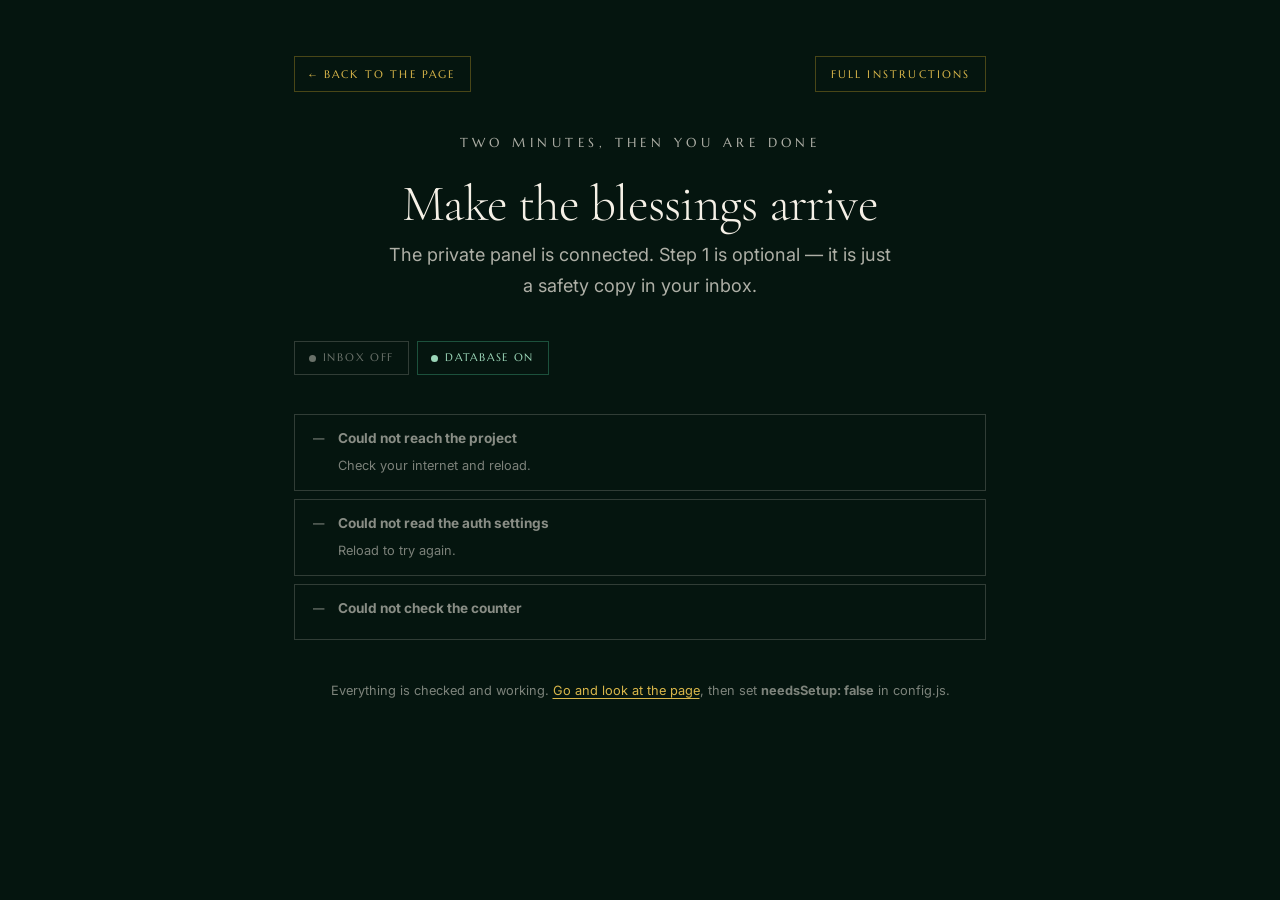
<file: Rose's traditional wedding/setup.html>
<!DOCTYPE html>
<html lang="en">
<head>
<meta charset="utf-8">
<meta name="viewport" content="width=device-width, initial-scale=1">
<title>Finish the setup — Rose &amp; Daniel</title>
<meta name="robots" content="noindex, nofollow">
<meta name="theme-color" content="#0B3D2C">
<link rel="icon" href="images/icon-192.png" sizes="192x192">
<link rel="preconnect" href="https://fonts.googleapis.com">
<link rel="preconnect" href="https://fonts.gstatic.com" crossorigin>
<link href="https://fonts.googleapis.com/css2?family=Cormorant+Garamond:wght@300;400&family=Inter:wght@300;400;500&family=Marcellus&display=swap" rel="stylesheet">
<link rel="stylesheet" href="Style.css">
<style>
  .st-body { background: var(--green-900); color: var(--ivory); }
  .st-wrap { width: 100%; max-width: 820px; margin-inline: auto; padding: clamp(1.5rem, 5vw, 3.5rem) var(--gutter) 5rem; }
  .st-top { display: flex; justify-content: space-between; align-items: center; gap: 1rem; flex-wrap: wrap; margin-bottom: 2.5rem; }
  .st-back { font-family: var(--roman); font-size: .68rem; letter-spacing: .2em; text-transform: uppercase;
             color: var(--gold-400); text-decoration: none; border: 1px solid rgba(201,162,39,.35); padding: .5rem .9rem; }
  .st-back:hover { background: rgba(201,162,39,.12); }
  .st-state { display: flex; gap: .5rem; flex-wrap: wrap; margin: 0 0 2.4rem; padding: 0; list-style: none; }
  .st-state li { font-family: var(--roman); font-size: .66rem; letter-spacing: .16em; text-transform: uppercase;
                 padding: .45rem .85rem; border: 1px solid; display: flex; align-items: center; gap: .45rem; }
  .st-state li::before { content: ''; width: 7px; height: 7px; border-radius: 50%; background: currentColor; }
  .st-state .is-on { color: #9BD6B8; border-color: rgba(44,122,90,.6); }
  .st-state .is-off { color: rgba(246,241,231,.42); border-color: rgba(246,241,231,.18); }

  .step { border: 1px solid rgba(201,162,39,.2); background: rgba(20,33,28,.55); margin-bottom: 1.4rem; }
  .step > summary { padding: 1.2rem 1.4rem; cursor: pointer; display: flex; gap: 1rem; align-items: flex-start; list-style: none; }
  .step > summary::-webkit-details-marker { display: none; }
  .step > summary:hover { background: rgba(201,162,39,.06); }
  .step__n { font-family: var(--serif); font-size: 1.7rem; color: var(--gold-500); line-height: 1; min-width: 1.4rem; }
  .step__t { font-family: var(--serif); font-size: 1.3rem; margin: 0 0 .2rem; color: var(--ivory); }
  .step__s { font-size: .82rem; color: rgba(246,241,231,.55); margin: 0; }
  .step__b { padding: 0 1.4rem 1.5rem 3.9rem; font-size: .9rem; line-height: 1.8; color: rgba(246,241,231,.78); }
  .step__b ol, .step__b ul { padding-left: 1.1rem; margin: .6rem 0; }
  .step__b li { margin-bottom: .5rem; }
  .step__b b { color: var(--gold-400); font-weight: 500; }
  .step__b code { background: rgba(201,162,39,.12); padding: .12em .42em; font-family: ui-monospace, Menlo, monospace;
                  font-size: .84em; color: var(--gold-200); overflow-wrap: anywhere; }
  .step[open] > summary { border-bottom: 1px solid rgba(201,162,39,.16); }
  .done { color: #9BD6B8; font-family: var(--roman); font-size: .66rem; letter-spacing: .16em; text-transform: uppercase; }
  .warn { border-color: rgba(178,58,46,.45); background: rgba(178,58,46,.08); }
  .warn .step__n { color: var(--coral-500); }
  .st-hero { text-align: center; margin-bottom: 2.5rem; }
  .st-hero h1 { font-size: clamp(2rem, 1.2rem + 3vw, 3.2rem); margin: 0 0 .5rem; }
  .st-hero p { color: rgba(246,241,231,.7); max-width: 46ch; margin-inline: auto; }
  .keys { background: #05150F; border: 1px solid rgba(201,162,39,.25); padding: 1rem; margin: .8rem 0;
          font-family: ui-monospace, Menlo, monospace; font-size: .78rem; color: var(--gold-200);
          overflow-wrap: anywhere; line-height: 1.7; }
  .keys .lbl { display: block; font-family: var(--roman); font-size: .62rem; letter-spacing: .18em;
               text-transform: uppercase; color: rgba(246,241,231,.45); margin-bottom: .3rem; }
  .st-foot { margin-top: 2.5rem; text-align: center; font-size: .8rem; color: rgba(246,241,231,.5); }

  /* live checks against the real project */
  .st-checks { list-style: none; padding: 0; margin: 0 0 2.2rem; display: grid; gap: .5rem; }
  .st-checks li { display: flex; gap: .8rem; align-items: flex-start; padding: .85rem 1.1rem;
                  border: 1px solid; font-size: .85rem; line-height: 1.6; }
  .st-checks .pass { border-color: rgba(44,122,90,.55); background: rgba(44,122,90,.12); color: #B6E2CC; }
  .st-checks .fail { border-color: rgba(178,58,46,.6); background: rgba(178,58,46,.13); color: #F0BCB4; }
  .st-checks .wait { border-color: rgba(246,241,231,.18); color: rgba(246,241,231,.55); }
  .st-checks .b { flex: 0 0 auto; font-weight: 700; font-family: var(--roman); font-size: .66rem;
                  letter-spacing: .12em; text-transform: uppercase; padding-top: .18rem; }
  .st-checks b { color: inherit; }
  .st-checks .fix { display: block; margin-top: .35rem; font-size: .8rem; opacity: .9; }
</style>
</head>

<body class="st-body">
<div class="st-wrap">

  <div class="st-top">
    <a class="st-back" href="index.html">&larr; Back to the page</a>
    <a class="st-back" href="README.md">Full instructions</a>
  </div>

  <div class="st-hero">
    <p class="eyebrow">Two minutes, then you are done</p>
    <h1>Make the blessings arrive</h1>
    <p id="stIntro">Right now a guest can write a blessing, but it stops on their own
       phone. Two small steps and every message lands where you can read it.</p>
  </div>

  <ul class="st-state" id="stState"></ul>

  <ul class="st-checks" id="stChecks"></ul>

  <details class="step" id="d1" open>
    <summary>
      <span class="step__n">1</span>
      <span>
        <span class="step__t">Turn on the blessings inbox</span>
        <span class="step__s">The quick way — no account, no password, works in a couple of minutes</span>
      </span>
    </summary>
    <div class="step__b">
      <ol>
        <li>Go to <b>web3forms.com</b>.</li>
        <li>Type the email address you want the blessings sent to, and press the button.
            It gives you an <b>access key</b> straight away. No account, no password.</li>
        <li>Open <b>config.js</b> and find:
          <div class="keys"><span class="lbl">config.js</span>inbox: {<br>&nbsp;&nbsp;accessKey: '{{INBOX_KEY}}',</div>
        </li>
        <li>Paste your key in, in the quotes:
          <div class="keys"><span class="lbl">becomes</span>inbox: {<br>&nbsp;&nbsp;accessKey: 'a1b2c3d4-....',</div>
        </li>
        <li>Save. Reload the page — the amber bar at the top turns green and says
            <i>blessings are being emailed to you</i>.</li>
      </ol>
      <p><b>That is it.</b> Every blessing a guest seals now arrives in that inbox,
         with their name, their message, and their contact details so you can thank them.
         Free for 250 blessings, which is far more than a wedding needs.</p>
    </div>
  </details>

  <details class="step" id="d2">
    <summary>
      <span class="step__n">2</span>
      <span>
        <span class="step__t">Turn on the private panel</span>
        <span class="step__s">The full version — a locked database, search, filters and CSV export</span>
      </span>
    </summary>
    <div class="step__b">
      <p>Step 1 already gets you every message. This step gives you the private
         <b>admin.html</b> page instead, where you can search, filter, mark as read,
         hide, delete and export everything as a spreadsheet.</p>

      <h3 style="color:var(--gold-400);font-family:var(--roman);font-size:.7rem;letter-spacing:.2em;text-transform:uppercase;margin:1.4rem 0 .6rem">2a &mdash; Get the second key</h3>
      <p>In your Supabase project, go to <b>Project Settings &rarr; API</b>. Copy the one
         labelled <b>anon public</b>. It is a long string that begins <code>eyJ</code> and
         ends in a signature. That is the one you want &mdash; not the service_role key.</p>
      <div class="keys"><span class="lbl">then in config.js</span>supabase: {<br>&nbsp;&nbsp;url: 'https://cumgwfrjilghykgszblt.supabase.co',<br>&nbsp;&nbsp;anonKey: 'eyJhbGciOi...',<br>},</div>
      <p><b>Your project URL is already filled in.</b> Only the key is missing.</p>
      <p style="color:rgba(246,241,231,.6)">The anon key is <i>meant</i> to sit in a
         public web page &mdash; it is the front door, not the key to the house. The
         database policy in step 2b is what actually locks the blessings. Seeing it in
         the HTML is normal and is not a mistake.</p>

      <h3 style="color:var(--gold-400);font-family:var(--roman);font-size:.7rem;letter-spacing:.2em;text-transform:uppercase;margin:1.4rem 0 .6rem">2b &mdash; Make the table</h3>
      <ol>
        <li>Open <b>supabase-schema.sql</b> in this folder.</li>
        <li>In Supabase, go to <b>SQL Editor &rarr; New query</b>.</li>
        <li>Copy the whole file in, press <b>Run</b>. It is safe to run twice.</li>
      </ol>

      <h3 style="color:var(--gold-400);font-family:var(--roman);font-size:.7rem;letter-spacing:.2em;text-transform:uppercase;margin:1.4rem 0 .6rem">2c &mdash; Close the door</h3>
      <ol>
        <li><b>Authentication &rarr; Providers &rarr; Email</b>, and turn
            <b>off</b> <i>Enable email signup</i>.</li>
        <li>While that page is open, also check the site URL is
            <code>https://cumgwfrjilghykgszblt.supabase.co</code>.</li>
      </ol>
      <p style="color:#E9A79E"><b>Do not skip 2c.</b> With signup left on, anybody who
         finds the address could register themselves and read every blessing. This one
         line is what makes it private.</p>

      <h3 style="color:var(--gold-400);font-family:var(--roman);font-size:.7rem;letter-spacing:.2em;text-transform:uppercase;margin:1.4rem 0 .6rem">2d &mdash; Make the three logins</h3>
      <p><b>Authentication &rarr; Users &rarr; Add user</b>, three times &mdash; once for
         you, once for Rose, once for Daniel. Use real addresses you can open, set
         passwords you will remember, and <b>tick &ldquo;Auto Confirm User&rdquo;</b> each
         time. Without that tick you cannot sign in.</p>
      <p>Then open <b>admin.html</b> and sign in.</p>
    </div>
  </details>

  <p class="st-foot" id="stFoot"></p>
</div>

<script src="config.js"></script>
<script src="setup.js" defer></script>

</body>
</html>
</file>
<file: Rose's traditional wedding/Style.css>
/* =============================================================================
   HOME COMING — Style.css
   Ogoni heritage palette: creek green, gold, coral, laterite, ivory.
   Built mobile-first. Everything degrades gracefully without JavaScript.
   ========================================================================== */

/* ------------------------------------------------------------------ tokens */
:root {
  --green-900: #05150F;
  --green-800: #071C15;
  --green-700: #0B3D2C;
  --green-600: #12503A;
  --green-400: #2C7A5A;

  --gold-500: #C9A227;
  --gold-400: #D9B64A;
  --gold-200: #EBD89A;

  --coral-600: #B23A2E;
  --coral-500: #C4483A;
  --terra-600: #8C4A2F;

  --ivory:    #F6F1E7;
  --ivory-2:  #EDE4D2;
  --ink:      #0A0F0C;
  --ink-soft: #4A544E;

  --serif:  'Cormorant Garamond', Georgia, 'Times New Roman', serif;
  --script: 'Pinyon Script', 'Snell Roundhand', cursive;
  --sans:   'Inter', system-ui, -apple-system, 'Segoe UI', sans-serif;
  --roman:  'Marcellus', 'Cormorant Garamond', Georgia, serif;

  --wrap: 1180px;
  --gutter: clamp(1.25rem, 5vw, 4rem);

  --step--1: clamp(0.83rem, 0.79rem + 0.18vw, 0.95rem);
  --step-0:  clamp(1rem, 0.95rem + 0.25vw, 1.13rem);
  --step-1:  clamp(1.25rem, 1.1rem + 0.7vw, 1.7rem);
  --step-2:  clamp(1.6rem, 1.3rem + 1.4vw, 2.6rem);
  --step-3:  clamp(2.1rem, 1.5rem + 2.8vw, 4.2rem);
  --step-4:  clamp(2.7rem, 1.6rem + 5vw, 7rem);

  --ease: cubic-bezier(0.22, 1, 0.36, 1);
  --slow: 900ms;

  --shadow-lift: 0 2px 6px rgba(5, 21, 15, 0.06), 0 18px 48px rgba(5, 21, 15, 0.14);
  --radius: 3px;
}

@media (prefers-color-scheme: dark) {
  :root { --ivory: #F3EEE2; }
}

/* -------------------------------------------------------------------- base */
*, *::before, *::after { box-sizing: border-box; }

html {
  scroll-behavior: smooth;
  -webkit-text-size-adjust: 100%;
}

body {
  margin: 0;
  background: var(--ivory);
  color: var(--ink);
  font-family: var(--sans);
  font-size: var(--step-0);
  line-height: 1.7;
  font-weight: 400;
  overflow-x: hidden;
  -webkit-font-smoothing: antialiased;
  text-rendering: optimizeLegibility;
}

body.is-locked { overflow: hidden; }

img, svg, video { display: block; max-width: 100%; }
img { height: auto; background: var(--green-700); }

h1, h2, h3, h4 {
  font-family: var(--serif);
  font-weight: 300;
  line-height: 1.06;
  letter-spacing: -0.015em;
  margin: 0 0 0.5em;
  text-wrap: balance;
}

p { margin: 0 0 1.15em; text-wrap: pretty; }
p:last-child { margin-bottom: 0; }

a { color: var(--green-700); text-underline-offset: 0.22em; text-decoration-thickness: 1px; }
a:hover { color: var(--coral-600); }

::selection { background: var(--gold-500); color: var(--green-900); }

:focus-visible {
  outline: 2px solid var(--coral-500);
  outline-offset: 3px;
  border-radius: 2px;
}

/* ------------------------------------------------------------- typography */
.eyebrow {
  font-family: var(--roman);
  font-size: clamp(0.7rem, 0.66rem + 0.2vw, 0.82rem);
  letter-spacing: 0.34em;
  text-transform: uppercase;
  color: var(--gold-500);
  margin: 0 0 1.4rem;
  display: block;
}
.on-dark .eyebrow { color: var(--gold-400); }

.script-word {
  font-family: var(--script);
  font-weight: 400;
  letter-spacing: 0;
  line-height: 1;
  color: var(--gold-400);
  display: inline-block;
}

.lede {
  font-family: var(--serif);
  font-size: var(--step-1);
  line-height: 1.5;
  color: var(--ink-soft);
  font-weight: 300;
}
.on-dark .lede { color: rgba(246, 241, 231, 0.72); }

/* ----------------------------------------------------------------- layout */
.wrap { width: 100%; max-width: var(--wrap); margin-inline: auto; padding-inline: var(--gutter); }
.wrap--narrow { max-width: 720px; }

section { position: relative; }
section + section { margin-top: 0; }

.section { padding-block: clamp(5rem, 11vw, 9.5rem); }
.section--tight { padding-block: clamp(3.5rem, 7vw, 6rem); }

.on-dark {
  background: var(--green-800);
  color: var(--ivory);
}
.on-dark h1, .on-dark h2, .on-dark h3 { color: var(--ivory); }
.on-dark a { color: var(--gold-400); }
.on-dark a:hover { color: var(--gold-200); }

.rule {
  width: 64px; height: 1px; background: var(--gold-500); border: 0; margin: 0 0 2.4rem;
}
.on-dark .rule { background: var(--gold-400); }

/* --------------------------------------------------------------- textures */
/* A faint woven grain, so large flat areas are not dead. */
.grain::after {
  content: '';
  position: absolute; inset: 0;
  pointer-events: none;
  opacity: 0.35;
  mix-blend-mode: soft-light;
  background-image: url("data:image/svg+xml,%3Csvg xmlns='http://www.w3.org/2000/svg' width='160' height='160'%3E%3Cfilter id='n'%3E%3CfeTurbulence type='fractalNoise' baseFrequency='0.85' numOctaves='3'/%3E%3C/filter%3E%3Crect width='160' height='160' filter='url(%23n)' opacity='0.5'/%3E%3C/svg%3E");
}

/* Niger Delta interlocking diamond band, drawn in SVG so it stays crisp. */
.band {
  height: 26px; width: 100%;
  background-repeat: repeat-x;
  background-position: center;
  background-size: 60px 26px;
  background-image: url("data:image/svg+xml,%3Csvg xmlns='http://www.w3.org/2000/svg' width='60' height='26' viewBox='0 0 60 26'%3E%3Cg fill='none' stroke='%23C9A227' stroke-width='1.4' stroke-linecap='round'%3E%3Cpath d='M15 4 L30 13 L15 22 L0 13 Z'/%3E%3Cpath d='M45 4 L60 13 L45 22 L30 13 Z'/%3E%3Cpath d='M30 13 L30 22'/%3E%3Cpath d='M0 13 L0 22'/%3E%3Cpath d='M60 13 L60 22'/%3E%3C/g%3E%3C/svg%3E");
  opacity: 0.6;
}

/* Coral bead strand — red and white beads on a thread. */
.beads {
  display: flex; align-items: center; justify-content: center; gap: 7px;
  height: 18px; margin-block: 1.6rem;
}
.beads i {
  width: 9px; height: 9px; border-radius: 50%; display: block;
  background: var(--coral-500);
  box-shadow: 0 0 0 1px rgba(5, 21, 15, 0.12);
}
.beads i:nth-child(even) { background: var(--ivory); }
.beads i:nth-child(3n) { background: var(--gold-500); }
.beads::before, .beads::after {
  content: ''; height: 1px; width: clamp(20px, 8vw, 90px);
  background: linear-gradient(90deg, transparent, rgba(201, 162, 39, 0.7));
}
.beads::after { background: linear-gradient(270deg, transparent, rgba(201, 162, 39, 0.7)); }


/* ================================================================== HERO = */
.hero {
  position: relative;
  min-height: 100svh;
  display: grid;
  place-items: center;
  text-align: center;
  padding-block: clamp(3rem, 8vh, 6rem);
  overflow: hidden;
  background: var(--green-900);
  color: var(--ivory);
  isolation: isolate;
}

/* Slow cinematic drift behind a veil. */
.hero__slides { position: absolute; inset: 0; z-index: -2; }
.hero__slide {
  position: absolute; inset: -4%;
  background-size: cover; background-position: center;
  opacity: 0; animation: heroDrift 36s var(--ease) infinite;
  transform: scale(1.06);
}
.hero__slide:nth-child(1) { animation-delay: 0s; }
.hero__slide:nth-child(2) { animation-delay: 12s; }
.hero__slide:nth-child(3) { animation-delay: 24s; }

@keyframes heroDrift {
  0%   { opacity: 0; transform: scale(1.02); }
  6%   { opacity: 0.5; }
  33%  { opacity: 0.5; }
  40%  { opacity: 0; transform: scale(1.12); }
  100% { opacity: 0; transform: scale(1.12); }
}

.hero__slide.is-placeholder {
  background:
    radial-gradient(120% 90% at 30% 20%, rgba(44, 122, 90, 0.55), transparent 60%),
    radial-gradient(100% 80% at 75% 75%, rgba(201, 162, 39, 0.28), transparent 62%),
    linear-gradient(160deg, var(--green-700), var(--green-900));
}

.hero__veil {
  position: absolute; inset: 0; z-index: -1;
  background:
    linear-gradient(180deg, rgba(5, 21, 15, 0.72) 0%, rgba(5, 21, 15, 0.5) 45%, rgba(5, 21, 15, 0.95) 100%);
}

.hero__inner { position: relative; z-index: 1; }

.hero__names { margin: 0; font-size: var(--step-4); font-weight: 300; }
.hero__name { display: block; }
.hero__weds {
  display: block;
  font-family: var(--script);
  font-size: clamp(2.4rem, 1.4rem + 5vw, 5rem);
  color: var(--gold-400);
  margin: 0.1em 0;
  line-height: 1.1;
}
.hero__amp {
  display: block;
  font-family: var(--serif);
  font-size: 0.34em; color: var(--gold-500);
  letter-spacing: 0.4em; margin-bottom: 0.5em; text-indent: 0.4em;
}

.hero__meta {
  margin-top: 2rem;
  font-family: var(--roman);
  font-size: clamp(0.72rem, 0.68rem + 0.2vw, 0.85rem);
  letter-spacing: 0.3em; text-transform: uppercase;
  color: rgba(246, 241, 231, 0.66);
  line-height: 2.1;
}
.hero__meta b { color: var(--gold-400); font-weight: 400; }
.hero__place {
  display: block; margin-top: 0.5rem;
  font-size: clamp(0.66rem, 0.63rem + 0.15vw, 0.78rem);
  letter-spacing: 0.24em; color: rgba(246, 241, 231, 0.5);
}

.hero__scroll {
  position: absolute; bottom: 1.8rem; left: 50%; transform: translateX(-50%);
  z-index: 1; display: grid; justify-items: center; gap: 0.6rem;
  font-family: var(--roman); font-size: 0.66rem;
  letter-spacing: 0.3em; text-transform: uppercase;
  color: rgba(246, 241, 231, 0.55);
  background: none; border: 0; cursor: pointer;
  font-family: var(--roman);
  animation: breathe 3.4s ease-in-out infinite;
}
.hero__scroll span { width: 1px; height: 40px; background: linear-gradient(var(--gold-400), transparent); }
@keyframes breathe { 0%, 100% { opacity: 0.4; } 50% { opacity: 1; } }


/* ============================================================ COUNTER ==== */
.counter { text-align: center; }
.counter__grid {
  display: grid;
  grid-template-columns: repeat(4, 1fr);
  gap: clamp(0.5rem, 2vw, 1.5rem);
  max-width: 780px; margin-inline: auto;
}
.counter__cell {
  padding: clamp(1rem, 3vw, 1.9rem) 0.3rem;
  border: 1px solid rgba(201, 162, 39, 0.26);
  background: rgba(246, 241, 231, 0.02);
  position: relative;
}
.counter__cell::before {
  content: ''; position: absolute; inset: 5px;
  border: 1px solid rgba(201, 162, 39, 0.12); pointer-events: none;
}
.counter__num {
  display: block;
  font-family: var(--serif); font-weight: 300;
  font-size: clamp(2.1rem, 1.2rem + 3.6vw, 4.4rem);
  line-height: 1; color: var(--gold-400);
  font-variant-numeric: tabular-nums;
}
.counter__label {
  display: block; margin-top: 0.6rem;
  font-family: var(--roman); font-size: 0.66rem;
  letter-spacing: 0.26em; text-transform: uppercase;
  color: rgba(246, 241, 231, 0.55);
}
.counter__note { margin-top: 2.2rem; }


/* ============================================================= JOURNEY === */
.journey { display: grid; gap: clamp(2.5rem, 6vw, 4.5rem); align-items: center; }
@media (min-width: 900px) { .journey { grid-template-columns: 1fr 1fr; } }

.journey__text p {
  opacity: 0; transform: translateY(14px);
  transition: opacity var(--slow) var(--ease), transform var(--slow) var(--ease);
}
.journey__text p.is-in { opacity: 1; transform: none; }
.journey__text p:nth-child(2) { transition-delay: 90ms; }
.journey__text p:nth-child(3) { transition-delay: 180ms; }
.journey__text p:nth-child(4) { transition-delay: 270ms; }
.journey__text p:nth-child(5) { transition-delay: 360ms; }

/* The little map: an arc from America down to the creeks. */
.journey__map {
  background: var(--green-800);
  border: 1px solid rgba(201, 162, 39, 0.2);
  padding: clamp(1.4rem, 4vw, 2.4rem);
  text-align: center;
}
.journey__map svg { width: 100%; height: auto; overflow: visible; }
.journey__arc {
  fill: none; stroke: var(--gold-400); stroke-width: 1.4;
  stroke-dasharray: 340; stroke-dashoffset: 340;
  transition: stroke-dashoffset 2.6s var(--ease);
}
.is-in .journey__arc { stroke-dashoffset: 0; }
.journey__arc--dim { stroke: rgba(201,162,39,0.3); stroke-dasharray: none; stroke-dashoffset: 0; }
.journey__pin { fill: var(--coral-500); }
.journey__pin--home { fill: var(--gold-400); }
.journey__label {
  font-family: var(--roman); font-size: 7px; letter-spacing: 0.18em;
  text-transform: uppercase; fill: rgba(246,241,231,0.7);
}
.journey__legend {
  margin-top: 1.4rem; padding-top: 1.2rem;
  border-top: 1px solid rgba(201, 162, 39, 0.18);
  display: flex; justify-content: space-between; gap: 1rem; flex-wrap: wrap;
  font-family: var(--roman); font-size: 0.7rem; letter-spacing: 0.2em;
  text-transform: uppercase; color: rgba(246, 241, 231, 0.62);
}


/* =============================================================== NAMES === */
.names { text-align: center; }
.names__pair { display: grid; gap: clamp(2rem, 5vw, 3.5rem); }
@media (min-width: 760px) { .names__pair { grid-template-columns: 1fr auto 1fr; align-items: center; } }

.name-card__given {
  font-family: var(--roman); font-size: 0.7rem; letter-spacing: 0.3em;
  text-transform: uppercase; color: var(--gold-500); display: block; margin-bottom: 0.7rem;
}
.name-card__name {
  font-family: var(--serif); font-size: var(--step-3); margin: 0 0 0.3rem;
  line-height: 1.02;
}
.name-card__full {
  font-family: var(--roman); font-size: 0.74rem; letter-spacing: 0.2em;
  text-transform: uppercase; color: var(--ink-soft); margin: 0 0 1.2rem;
}
.name-card__meaning { font-size: var(--step--1); line-height: 1.85; color: var(--ink-soft); }
.name-card__meaning::first-letter {
  font-family: var(--serif); font-size: 2.6em; float: left; line-height: 0.82;
  padding: 0.06em 0.14em 0 0; color: var(--coral-600); font-weight: 400;
}
.name-card__note {
  margin: 0.9rem 0 0; padding-top: 0.9rem;
  border-top: 1px solid rgba(201, 162, 39, 0.28);
  font-family: var(--roman); font-size: 0.74rem; line-height: 1.75;
  letter-spacing: 0.04em; color: var(--gold-500);
}
.names__join { font-family: var(--script); font-size: 3rem; color: var(--gold-500); line-height: 1; }


/* =========================================================== PROGRAMME === */
.timeline { position: relative; padding-left: clamp(1.6rem, 4vw, 2.6rem); }
.timeline::before {
  content: ''; position: absolute; left: 4px; top: 8px; bottom: 8px; width: 1px;
  background: linear-gradient(var(--gold-500), rgba(201,162,39,0.12));
}
.tl-item { position: relative; padding-bottom: clamp(1.8rem, 4vw, 2.6rem); }
.tl-item::before {
  content: ''; position: absolute; left: calc(-1 * clamp(1.6rem, 4vw, 2.6rem) + 0px);
  top: 9px; width: 9px; height: 9px; border-radius: 50%;
  background: var(--ivory); border: 1px solid var(--gold-500);
  transform: translateX(0);
}
.tl-item::after {
  content: ''; position: absolute; left: calc(-1 * clamp(1.6rem, 4vw, 2.6rem) - 2.5px);
  top: 12px; width: 5px; height: 5px; border-radius: 50%;
  background: var(--coral-500);
}
.tl-time {
  font-family: var(--roman); font-size: 0.68rem; letter-spacing: 0.26em;
  text-transform: uppercase; color: var(--coral-600); display: block; margin-bottom: 0.35rem;
}
.on-dark .tl-time { color: var(--gold-400); }
.tl-title { font-size: var(--step-1); margin: 0 0 0.35rem; }
.tl-text { margin: 0; color: var(--ink-soft); font-size: var(--step--1); }
.on-dark .tl-text { color: rgba(246, 241, 231, 0.68); }


/* ============================================================ CUSTOMS === */
.customs { display: grid; gap: 1px; background: rgba(201, 162, 39, 0.16); border: 1px solid rgba(201,162,39,0.16); }
@media (min-width: 700px)  { .customs { grid-template-columns: repeat(2, 1fr); } }
@media (min-width: 1040px) { .customs { grid-template-columns: repeat(3, 1fr); } }
.custom {
  background: var(--green-800); padding: clamp(1.5rem, 3.5vw, 2.3rem);
  transition: background var(--slow) var(--ease);
}
.custom:hover { background: var(--green-700); }
.custom__n {
  font-family: var(--serif); font-size: 1.5rem; color: var(--gold-500);
  opacity: 0.55; display: block; margin-bottom: 0.5rem; line-height: 1;
}
.custom h3 { font-size: var(--step-1); margin: 0 0 0.5rem; color: var(--gold-200); }
.custom p { margin: 0; font-size: var(--step--1); color: rgba(246, 241, 231, 0.66); line-height: 1.8; }


/* ============================================================= PALETTE === */
.palette { display: grid; grid-template-columns: repeat(auto-fit, minmax(140px, 1fr)); gap: clamp(0.7rem, 2vw, 1.1rem); }
.swatch {
  border: 1px solid rgba(5, 21, 15, 0.1); overflow: hidden; background: var(--ivory);
  transition: transform 500ms var(--ease), box-shadow 500ms var(--ease);
}
.swatch:hover { transform: translateY(-4px); box-shadow: var(--shadow-lift); }
.swatch__chip { height: clamp(84px, 16vw, 130px); }
.swatch__body { padding: 0.85rem 0.9rem 1rem; }
.swatch__name { font-family: var(--roman); font-size: 0.78rem; letter-spacing: 0.16em; text-transform: uppercase; margin: 0 0 0.15rem; }
.swatch__hex { font-family: ui-monospace, 'SF Mono', Menlo, monospace; font-size: 0.7rem; color: var(--coral-600); display: block; margin-bottom: 0.4rem; }
.swatch__note { font-size: 0.78rem; line-height: 1.6; color: var(--ink-soft); margin: 0; }


/* ============================================================= GALLERY === */
.gallery { display: grid; grid-template-columns: repeat(2, 1fr); gap: clamp(0.5rem, 1.6vw, 0.9rem); }
@media (min-width: 780px) { .gallery { grid-template-columns: repeat(4, 1fr); } }

.shot {
  position: relative; margin: 0; overflow: hidden;
  background: var(--green-800); border: 0; padding: 0; cursor: pointer;
  aspect-ratio: 4 / 5; width: 100%; display: block;
  color: var(--ivory); text-align: left;
  transition: transform 600ms var(--ease);
}
.shot:nth-child(6n+1) { grid-row: span 2; aspect-ratio: 4 / 6; }
@media (max-width: 779px) { .shot:nth-child(6n+1) { grid-row: auto; aspect-ratio: 4 / 5; } }
.shot:hover { transform: translateY(-3px); }

.shot img { width: 100%; height: 100%; object-fit: cover; transition: transform 1.2s var(--ease); }
.shot:hover img { transform: scale(1.05); }

.shot__ph {
  position: absolute; inset: 0; display: grid; place-content: center; gap: 0.6rem;
  text-align: center; padding: 1rem;
  background:
    repeating-linear-gradient(45deg, rgba(201,162,39,0.05) 0 12px, transparent 12px 24px),
    linear-gradient(150deg, var(--green-700), var(--green-900));
}
.shot__ph::before {
  content: ''; display: block; margin: 0 auto 0.2rem;
  width: 34px; height: 26px; border: 1px solid rgba(201,162,39,0.5); border-radius: 2px;
  background:
    linear-gradient(135deg, transparent 48%, rgba(201,162,39,0.5) 48% 52%, transparent 52%),
    radial-gradient(circle at 28% 34%, rgba(201,162,39,0.55) 0 3.4px, transparent 3.6px);
}
.shot__ph strong {
  font-family: var(--roman); font-size: 0.66rem; letter-spacing: 0.2em;
  text-transform: uppercase; font-weight: 400; color: var(--gold-400);
}
.shot__ph span { font-size: 0.72rem; color: rgba(246,241,231,0.6); line-height: 1.5; }

.shot figcaption {
  position: absolute; left: 0; right: 0; bottom: 0; padding: 1.6rem 0.9rem 0.8rem;
  background: linear-gradient(transparent, rgba(5,21,15,0.86));
  font-family: var(--roman); font-size: 0.72rem; letter-spacing: 0.16em;
  text-transform: uppercase; color: var(--ivory);
  transform: translateY(101%); transition: transform 500ms var(--ease);
}
.shot:hover figcaption, .shot:focus-visible figcaption { transform: none; }

/* lightbox */
.lightbox {
  position: fixed; inset: 0; z-index: 90; display: none;
  place-items: center; padding: clamp(1rem, 4vw, 3rem);
  background: rgba(5, 21, 15, 0.95);
}
.lightbox.is-open { display: grid; }
.lightbox img { max-width: min(100%, 1100px); max-height: 78vh; object-fit: contain; background: none; }
.lightbox__cap { color: rgba(246,241,231,0.8); text-align: center; margin-top: 1.1rem; font-family: var(--roman); font-size: 0.78rem; letter-spacing: 0.2em; text-transform: uppercase; }
.lightbox__close {
  position: absolute; top: 1rem; right: 1rem; width: 46px; height: 46px;
  display: grid; place-items: center; background: none; cursor: pointer;
  border: 1px solid rgba(246,241,231,0.3); color: var(--ivory); font-size: 1.4rem;
}
.lightbox__close:hover { background: rgba(246,241,231,0.12); }
.lightbox__nav {
  position: absolute; top: 50%; transform: translateY(-50%);
  width: 48px; height: 48px; display: grid; place-items: center;
  background: none; border: 1px solid rgba(246,241,231,0.24); color: var(--ivory);
  font-size: 1.5rem; cursor: pointer;
}
.lightbox__nav:hover { background: rgba(246,241,231,0.12); }
.lightbox__nav--prev { left: clamp(0.4rem, 2vw, 1.4rem); }
.lightbox__nav--next { right: clamp(0.4rem, 2vw, 1.4rem); }
.lightbox__ph {
  width: min(100%, 900px); aspect-ratio: 3/2; display: grid; place-content: center; gap: 0.8rem;
  text-align: center; padding: 2rem;
  border: 1px dashed rgba(201,162,39,0.4);
  color: rgba(246,241,231,0.6);
}


/* ============================================================ FAMILIES === */
.people { display: grid; gap: clamp(1.6rem, 4vw, 3rem); }
@media (min-width: 800px) { .people { grid-template-columns: 1fr 1fr; } }
.person { text-align: center; }
.person__frame {
  aspect-ratio: 1; max-width: 220px; margin: 0 auto 1.3rem; position: relative;
  border: 1px solid rgba(201,162,39,0.4); border-radius: 50%; overflow: hidden;
  display: grid; place-content: center; background: var(--green-800); color: var(--ivory);
  padding: 1rem; text-align: center;
}
.person__frame::after { content: ''; position: absolute; inset: 8px; border: 1px solid rgba(201,162,39,0.2); border-radius: 50%; }
.person__frame img { position: absolute; inset: 0; width: 100%; height: 100%; object-fit: cover; }
.person__frame span { font-family: var(--roman); font-size: 0.66rem; letter-spacing: 0.2em; text-transform: uppercase; color: rgba(246,241,231,0.6); }
.person__name { font-size: var(--step-1); margin: 0 0 0.3rem; }
.person__role { font-family: var(--roman); font-size: 0.7rem; letter-spacing: 0.22em; text-transform: uppercase; color: var(--gold-500); margin: 0 0 0.8rem; }
.person__list { list-style: none; padding: 0; margin: 0; font-size: var(--step--1); color: var(--ink-soft); }
.person__list li { padding-block: 0.4rem; border-bottom: 1px solid rgba(5,21,15,0.07); }
.person__list li:last-child { border-bottom: 0; }
.on-dark .person__list li { border-color: rgba(246,241,231,0.1); color: rgba(246,241,231,0.68); }


/* ============================================================== FORM ==== */
.invite { background: var(--green-900); color: var(--ivory); position: relative; overflow: hidden; }
.invite::before {
  content: ''; position: absolute; inset: 0; pointer-events: none; opacity: 0.5;
  background: radial-gradient(90% 60% at 50% 0%, rgba(44,122,90,0.32), transparent 65%);
}

.envelope {
  position: relative; width: min(100%, 620px); margin-inline: auto;
  perspective: 1400px;
  padding-bottom: 26px; /* the pocket lip */
}

.env__pocket {
  position: relative; background: linear-gradient(170deg, #1a2a22, #0d1c15);
  border: 1px solid rgba(201,162,39,0.3);
  padding: clamp(1.4rem, 4vw, 2.2rem);
  box-shadow: 0 30px 70px rgba(0,0,0,0.5);
  min-height: 210px; display: grid; place-items: center; text-align: center;
}
/* the triangular pocket front */
.env__pocket::after {
  content: ''; position: absolute; inset: 0;
  background: linear-gradient(225deg, transparent 49.6%, rgba(201,162,39,0.14) 50%);
  pointer-events: none;
}
.env__seal {
  position: absolute; z-index: 4; left: 50%; top: 50%;
  transform: translate(-50%, -50%) rotate(-6deg);
  width: 104px; height: 104px; border-radius: 50%;
  display: grid; place-items: center;
  background: radial-gradient(circle at 34% 30%, #d4675a, var(--coral-600) 55%, #7c221a);
  box-shadow: 0 8px 22px rgba(0,0,0,0.55), inset 0 2px 6px rgba(255,255,255,0.28);
  color: rgba(255, 235, 220, 0.95);
  font-family: var(--serif); font-size: 1.5rem; letter-spacing: 0.06em;
  transition: transform 700ms var(--ease), opacity 500ms var(--ease);
  cursor: pointer; border: 0;
}
.env__seal::after {
  content: ''; position: absolute; inset: 9px; border-radius: 50%;
  border: 1px solid rgba(255, 235, 220, 0.35);
}
.env__seal:focus-visible { outline: 2px solid var(--gold-200); outline-offset: 4px; }
.env__hint {
  margin-top: 4.6rem;
  font-family: var(--roman); font-size: 0.68rem; letter-spacing: 0.26em;
  text-transform: uppercase; color: rgba(246,241,231,0.5);
}
.env__hint b { display: block; color: var(--gold-400); font-weight: 400; letter-spacing: 0.2em; }

.envelope.is-open .env__seal { transform: translate(-50%, -50%) rotate(-6deg) scale(0.6); opacity: 0; pointer-events: none; }
.envelope.is-open .env__hint { opacity: 0; }
.envelope.is-open .env__pocket { padding: 0; min-height: 0; background: none; border-color: transparent; box-shadow: none; }
.envelope.is-open .env__pocket::after { display: none; }

/* the letter that slides out */
.letter {
  position: relative; z-index: 2;
  background: var(--ivory); color: var(--ink);
  padding: clamp(1.5rem, 4.5vw, 2.8rem);
  border-top: 1px solid rgba(201,162,39,0.35);
  box-shadow: 0 26px 60px rgba(0,0,0,0.45);
  opacity: 0; transform: translateY(26px) scale(0.97); transform-origin: top center;
  transition: opacity 700ms var(--ease) 220ms, transform 800ms var(--ease) 220ms;
  pointer-events: none;
}
.envelope.is-open .letter { opacity: 1; transform: none; pointer-events: auto; }
.envelope.is-sending .letter { opacity: 0.2; }

.letter__head { text-align: center; margin-bottom: 1.8rem; }
.letter__head h3 { font-size: var(--step-2); margin: 0 0 0.3rem; }
.letter__head p { font-size: var(--step--1); color: var(--ink-soft); max-width: 46ch; margin-inline: auto; }

/* progress dots */
.steps { display: flex; align-items: center; justify-content: center; gap: 0.55rem; margin-bottom: 1.6rem; }
.steps i {
  width: 26px; height: 3px; background: rgba(5,21,15,0.14); display: block;
  transition: background 400ms var(--ease);
}
.steps i.is-on { background: var(--gold-500); }

.step { display: none; }
.step.is-on { display: block; animation: stepIn 520ms var(--ease); }
@keyframes stepIn { from { opacity: 0; transform: translateY(10px); } to { opacity: 1; transform: none; } }

.field { margin-bottom: 1.1rem; }
.field label, .legend {
  display: block; font-family: var(--roman); font-size: 0.7rem;
  letter-spacing: 0.2em; text-transform: uppercase; margin-bottom: 0.45rem;
  color: var(--green-700);
}
.field .opt { color: var(--ink-soft); text-transform: none; letter-spacing: 0.02em; font-family: var(--sans); font-size: 0.72rem; }
.req { color: var(--coral-600); }

.field input, .field select, .field textarea {
  width: 100%; font: inherit; font-size: 0.95rem; color: var(--ink);
  background: #fff; border: 1px solid rgba(5,21,15,0.18);
  padding: 0.72rem 0.85rem; border-radius: var(--radius);
  transition: border-color 220ms, box-shadow 220ms;
  -webkit-appearance: none; appearance: none;
}
.field select {
  background-image: url("data:image/svg+xml,%3Csvg xmlns='http://www.w3.org/2000/svg' width='12' height='8'%3E%3Cpath d='M1 1l5 5 5-5' fill='none' stroke='%230B3D2C' stroke-width='1.6'/%3E%3C/svg%3E");
  background-repeat: no-repeat; background-position: right 0.9rem center; padding-right: 2.3rem;
}
.field textarea { min-height: 165px; resize: vertical; line-height: 1.75; }
.field input:focus, .field select:focus, .field textarea:focus {
  outline: none; border-color: var(--green-600);
  box-shadow: 0 0 0 3px rgba(18, 80, 58, 0.12);
}
.field input:user-invalid, .field textarea:user-invalid { border-color: var(--coral-500); }

.err { display: block; color: var(--coral-600); font-size: 0.76rem; margin-top: 0.35rem; min-height: 0; }
.field.has-err .err { min-height: 1.1rem; }

.counter-line {
  display: flex; justify-content: space-between; gap: 1rem;
  font-size: 0.72rem; color: var(--ink-soft); margin-top: 0.35rem;
}
.counter-line b { font-weight: 500; color: var(--green-700); font-variant-numeric: tabular-nums; }

.two-up { display: grid; gap: 0 1rem; }
@media (min-width: 560px) { .two-up { grid-template-columns: 1fr 1fr; } }

.btn {
  font-family: var(--roman); font-size: 0.76rem; letter-spacing: 0.22em;
  text-transform: uppercase; cursor: pointer;
  border: 1px solid var(--green-700); background: var(--green-700); color: var(--ivory);
  padding: 0.95rem 1.7rem; border-radius: var(--radius);
  transition: background 260ms, color 260ms, transform 260ms var(--ease), box-shadow 260ms;
}
.btn:hover:not(:disabled) { background: var(--green-600); transform: translateY(-2px); box-shadow: var(--shadow-lift); }
.btn:disabled { opacity: 0.45; cursor: not-allowed; }
.btn--ghost { background: transparent; color: var(--green-700); }
.btn--ghost:hover { background: rgba(11,61,44,0.06); box-shadow: none; }
.btn--gold { background: var(--gold-500); border-color: var(--gold-500); color: var(--green-900); }
.btn--gold:hover:not(:disabled) { background: var(--gold-400); }
.btn--full { width: 100%; }
.btn--sm { padding: 0.55rem 1rem; font-size: 0.68rem; letter-spacing: 0.16em; }

.actions { display: flex; gap: 0.7rem; flex-wrap: wrap; align-items: center; margin-top: 1.6rem; }
.actions .btn { flex: 1 1 auto; }

/* privacy note */
.privacy {
  margin-top: 1.6rem; padding-top: 1.1rem;
  border-top: 1px solid rgba(5,21,15,0.1);
  font-size: 0.76rem; line-height: 1.65; color: var(--ink-soft);
}
.privacy strong { color: var(--green-700); font-weight: 500; }

/* the receipt */
.receipt { text-align: center; display: none; }
.receipt.is-on { display: block; animation: stepIn 700ms var(--ease); }
.receipt__seal {
  width: 120px; height: 120px; margin: 0 auto 1.4rem; border-radius: 50%;
  display: grid; place-items: center; font-size: 2.6rem; color: var(--ivory);
  background: radial-gradient(circle at 34% 30%, #d4675a, var(--coral-600) 55%, #7c221a);
  box-shadow: 0 10px 26px rgba(0,0,0,0.35);
  animation: stamp 620ms var(--ease);
}
@keyframes stamp {
  0% { transform: scale(1.9) rotate(-14deg); opacity: 0; }
  60% { transform: scale(0.94) rotate(-3deg); opacity: 1; }
  100% { transform: scale(1) rotate(0); }
}
.receipt h3 { font-size: var(--step-2); margin: 0 0 0.5rem; }
.receipt p { color: var(--ink-soft); max-width: 44ch; margin-inline: auto; }
.receipt__code {
  display: inline-block; margin: 1.2rem 0; padding: 0.5rem 1.1rem;
  border: 1px dashed rgba(178,58,46,0.5); font-family: ui-monospace, Menlo, monospace;
  font-size: 0.86rem; letter-spacing: 0.16em; color: var(--coral-600);
}
.receipt__note { font-size: 0.8rem; color: var(--ink-soft); }
.receipt__note b { color: var(--coral-600); }
.receipt__again { margin-top: 1.4rem; }

.tally { text-align: center; margin-top: 2.6rem; }
.tally[hidden] { display: none; }
.tally__n {
  display: block; font-family: var(--serif); font-weight: 300;
  font-size: clamp(2.6rem, 1.5rem + 4vw, 4.6rem); line-height: 1; color: var(--gold-400);
  font-variant-numeric: tabular-nums;
}
.tally__l { font-family: var(--roman); font-size: 0.7rem; letter-spacing: 0.26em; text-transform: uppercase; color: rgba(246,241,231,0.55); }

/* petals */
.petals { position: fixed; inset: 0; pointer-events: none; z-index: 80; overflow: hidden; }
.petal {
  position: absolute; top: -24px; width: 13px; height: 13px; will-change: transform, opacity;
  border-radius: 60% 12% 60% 12%;
  animation: fall var(--dur) linear forwards;
}
@keyframes fall {
  0%   { transform: translate3d(0, -6vh, 0) rotate(0deg); opacity: 0; }
  8%   { opacity: 1; }
  100% { transform: translate3d(var(--dx), 108vh, 0) rotate(var(--rot)); opacity: 0; }
}


/* ============================================================= FOOTER ==== */
.foot { background: var(--green-900); color: rgba(246,241,231,0.6); text-align: center; padding-block: clamp(3.5rem, 8vw, 6rem) 2rem; }
.foot__names { font-family: var(--serif); font-size: var(--step-2); color: var(--ivory); margin: 0 0 0.4rem; }
.foot__hashtag { font-family: var(--roman); letter-spacing: 0.24em; text-transform: uppercase; font-size: 0.72rem; color: var(--gold-400); display: block; margin-bottom: 1.6rem; }
.foot__blurb { font-size: 0.82rem; max-width: 40ch; margin: 0 auto 1.8rem; }
.foot__share { display: flex; gap: 0.6rem; justify-content: center; flex-wrap: wrap; margin-bottom: 2.6rem; }
.share {
  display: inline-flex; align-items: center; gap: 0.5rem;
  padding: 0.6rem 1.1rem; border: 1px solid rgba(246,241,231,0.22);
  color: var(--ivory); text-decoration: none; background: none; cursor: pointer;
  font-family: var(--roman); font-size: 0.68rem; letter-spacing: 0.18em; text-transform: uppercase;
  transition: background 240ms, border-color 240ms;
}
.share:hover { background: rgba(246,241,231,0.1); border-color: var(--gold-500); color: var(--ivory); }
.share svg { width: 15px; height: 15px; fill: currentColor; }
.foot__admin { font-size: 0.66rem; letter-spacing: 0.2em; text-transform: uppercase; }
.foot__admin button { background: none; border: 0; color: rgba(246,241,231,0.28); cursor: pointer; font: inherit; padding: 0.4rem; }
.foot__admin button:hover { color: var(--gold-400); }
.foot__fine { margin-top: 1.6rem; font-size: 0.66rem; color: rgba(246,241,231,0.3); }

/* the quiet Igbo greeting easter egg */
.igbo { font-family: var(--serif); font-style: italic; color: var(--gold-500); opacity: 0; transition: opacity 900ms var(--ease); margin-top: 1rem; font-size: 0.86rem; }
.igbo.is-in { opacity: 0.75; }


/* ============================================================ SETUP BAR = */
.setup {
  position: sticky; top: 0; z-index: 60;
  background: var(--gold-500); color: var(--green-900);
  font-size: 0.76rem; padding: 0.55rem var(--gutter);
  display: flex; gap: 0.8rem; align-items: center; justify-content: center; flex-wrap: wrap;
  text-align: center;
}
.setup[hidden] { display: none; }
.setup--clear { background: var(--green-600); color: var(--ivory); }
.setup--clear a { color: var(--gold-200); }
.setup--clear button { background: rgba(246, 241, 231, 0.16); color: var(--ivory); }
/* the quiet "we are private" bar, shown once signup is closed */
.setup--done { background: var(--green-600); color: var(--ivory); box-shadow: inset 0 -2px 0 var(--gold-500); }
.setup--done[hidden] { display: none; }
.setup b { font-weight: 700; }

/* The one warning that must never be ignorable. */
.danger {
  position: sticky; top: 0; z-index: 61;
  background: var(--coral-600); color: #fff;
  font-size: 0.78rem; line-height: 1.5; padding: 0.7rem var(--gutter);
  display: flex; gap: 0.5rem 0.9rem; align-items: center; justify-content: center;
  flex-wrap: wrap; text-align: center; border-bottom: 2px solid #7c221a;
}
.danger[hidden] { display: none; }
.danger b { font-weight: 700; }
.danger a { color: #fff; font-weight: 600; text-decoration: underline; white-space: nowrap; }
.setup a { color: var(--green-900); font-weight: 500; }
.setup button {
  background: rgba(5,21,15,0.14); border: 0; border-radius: 2px; cursor: pointer;
  font: inherit; font-size: 0.7rem; padding: 0.25rem 0.6rem; color: var(--green-900);
}


/* ========================================================== REVEAL FX === */
.reveal { opacity: 0; transform: translateY(22px); transition: opacity 1000ms var(--ease), transform 1000ms var(--ease); }
.reveal.is-in { opacity: 1; transform: none; }


/* ============================================================ ADMIN ===== */
.a-body { background: #0d1512; color: #E8E4DA; min-height: 100vh; font-family: var(--sans); }
.a-wrap { width: 100%; max-width: 1200px; margin-inline: auto; padding: clamp(1.2rem, 4vw, 2.4rem); }
.a-top { display: flex; align-items: center; justify-content: space-between; gap: 1rem; flex-wrap: wrap; margin-bottom: 1.8rem; }
.a-brand { font-family: var(--serif); font-size: 1.5rem; color: #E8E4DA; }
.a-brand small { display: block; font-family: var(--roman); font-size: 0.62rem; letter-spacing: 0.24em; text-transform: uppercase; color: #C9A227; }

.a-login { max-width: 420px; margin: clamp(3rem, 12vh, 8rem) auto; }
.a-login h1 { color: #E8E4DA; }
.a-card { background: #14211c; border: 1px solid rgba(201,162,39,0.2); padding: clamp(1.4rem, 4vw, 2rem); border-radius: 4px; }
.a-field { margin-bottom: 1rem; }
.a-field label { display: block; font-size: 0.68rem; letter-spacing: 0.2em; text-transform: uppercase; color: #C9A227; margin-bottom: 0.4rem; }
.a-field input {
  width: 100%; font: inherit; padding: 0.75rem 0.85rem; border-radius: 3px;
  background: #0d1512; border: 1px solid rgba(201,162,39,0.28); color: #E8E4DA;
}
.a-field input:focus { outline: none; border-color: #C9A227; box-shadow: 0 0 0 3px rgba(201,162,39,0.14); }
.a-msg { margin-top: 0.8rem; font-size: 0.8rem; padding: 0.65rem 0.8rem; border-radius: 3px; display: none; }
.a-msg.is-on { display: block; }
.a-msg--bad { background: rgba(178,58,46,0.16); border: 1px solid rgba(178,58,46,0.5); color: #E9A79E; }
.a-msg--good { background: rgba(44,122,90,0.18); border: 1px solid rgba(44,122,90,0.5); color: #9BD6B8; }
.a-msg--warn { background: rgba(201,162,39,0.14); border: 1px solid rgba(201,162,39,0.45); color: #EBD89A; }

.a-stats { display: grid; grid-template-columns: repeat(auto-fit, minmax(130px, 1fr)); gap: 0.8rem; margin-bottom: 1.6rem; }
.a-stat { background: #14211c; border: 1px solid rgba(201,162,39,0.16); padding: 1.1rem; border-radius: 4px; }
.a-stat b { display: block; font-family: var(--serif); font-size: 2.2rem; font-weight: 300; line-height: 1; color: #E8E4DA; font-variant-numeric: tabular-nums; }
.a-stat span { display: block; margin-top: 0.45rem; font-size: 0.62rem; letter-spacing: 0.2em; text-transform: uppercase; color: rgba(232,228,218,0.5); }
.a-stat--gold b { color: #C9A227; }

.a-tools { display: flex; gap: 0.6rem; flex-wrap: wrap; align-items: center; margin-bottom: 1rem; }
.a-tools input[type="search"], .a-tools select {
  font: inherit; font-size: 0.86rem; padding: 0.55rem 0.8rem; border-radius: 3px;
  background: #0d1512; border: 1px solid rgba(201,162,39,0.24); color: #E8E4DA;
}
.a-tools input[type="search"] { flex: 1 1 240px; }
.a-btn {
  font: inherit; font-size: 0.68rem; letter-spacing: 0.16em; text-transform: uppercase;
  padding: 0.55rem 1rem; border-radius: 3px; cursor: pointer; border: 1px solid rgba(201,162,39,0.35);
  background: transparent; color: #C9A227; white-space: nowrap;
}
.a-btn:hover { background: rgba(201,162,39,0.12); }
.a-btn--danger { border-color: rgba(178,58,46,0.5); color: #E9A79E; }
.a-btn--danger:hover { background: rgba(178,58,46,0.16); }
.a-btn--go { background: #C9A227; color: #0d1512; border-color: #C9A227; font-weight: 600; }
.a-btn--go:hover { background: #D9B64A; }

.a-list { display: grid; gap: 0.7rem; }
.a-row { background: #14211c; border: 1px solid rgba(201,162,39,0.14); border-left: 3px solid rgba(201,162,39,0.35); border-radius: 3px; overflow: hidden; }
.a-row.is-unread { border-left-color: #C9A227; background: #17261f; }
.a-row.is-hidden { opacity: 0.45; }
.a-row__head {
  display: grid; gap: 0.15rem 0.9rem; padding: 0.9rem 1rem; cursor: pointer;
  grid-template-columns: 1fr auto; align-items: center;
  background: none; border: 0; width: 100%; text-align: left; color: inherit; font: inherit;
}
.a-row__head:hover { background: rgba(201,162,39,0.06); }
.a-row__name { font-family: var(--serif); font-size: 1.15rem; color: #E8E4DA; }
.a-row__meta { font-size: 0.74rem; color: rgba(232,228,218,0.5); }
.a-row__when { font-size: 0.68rem; letter-spacing: 0.12em; text-transform: uppercase; color: rgba(232,228,218,0.4); text-align: right; white-space: nowrap; }
.a-row__body { padding: 0 1rem 1.1rem; display: none; }
.a-row.is-open .a-row__body { display: block; }
.a-row__msg {
  font-family: var(--serif); font-size: 1.1rem; line-height: 1.7; color: #E8E4DA;
  background: #0d1512; border-left: 2px solid rgba(201,162,39,0.4); padding: 0.9rem 1.1rem; margin-bottom: 0.9rem;
  white-space: pre-wrap; overflow-wrap: anywhere;
}
.a-contact { display: grid; gap: 0.3rem 1.2rem; margin-bottom: 0.9rem; font-size: 0.8rem; }
@media (min-width: 640px) { .a-contact { grid-template-columns: 1fr 1fr; } }
.a-contact b { color: #C9A227; font-weight: 500; }
.a-contact span { color: rgba(232,228,218,0.85); overflow-wrap: anywhere; }
.a-row__acts { display: flex; gap: 0.5rem; flex-wrap: wrap; }
.a-empty { text-align: center; padding: 4rem 1rem; color: rgba(232,228,218,0.45); }
.a-foot { margin-top: 2rem; font-size: 0.68rem; color: rgba(232,228,218,0.3); text-align: center; }
.a-lock { display: flex; align-items: center; gap: 0.5rem; font-size: 0.68rem; letter-spacing: 0.14em; text-transform: uppercase; color: rgba(232,228,218,0.4); }
.a-lock svg { width: 13px; height: 13px; fill: #C9A227; }


/* ============================================================= A11Y ====== */
.visually-hidden, .sr-only {
  position: absolute !important; width: 1px; height: 1px; padding: 0; margin: -1px;
  overflow: hidden; clip: rect(0 0 0 0); white-space: nowrap; border: 0;
}
.skip-link {
  position: absolute; left: 0.5rem; top: -100px; z-index: 100;
  background: var(--gold-500); color: var(--green-900); padding: 0.7rem 1.1rem;
  border-radius: 3px; font-size: 0.8rem; transition: top 200ms;
}
.skip-link:focus { top: 0.5rem; }

@media (prefers-reduced-motion: reduce) {
  html { scroll-behavior: auto; }
  *, *::before, *::after {
    animation-duration: 0.001ms !important;
    animation-iteration-count: 1 !important;
    transition-duration: 0.001ms !important;
  }
  .hero__slide { opacity: 0.5 !important; }
  .journey__arc { stroke-dashoffset: 0 !important; }
  .reveal, .journey__text p { opacity: 1 !important; transform: none !important; }
  .letter { opacity: 1 !important; transform: none !important; }
}

@media print {
  .hero, .invite, .foot, .setup, .lightbox, .petals { display: none !important; }
  body { background: #fff; }
}
</file>
